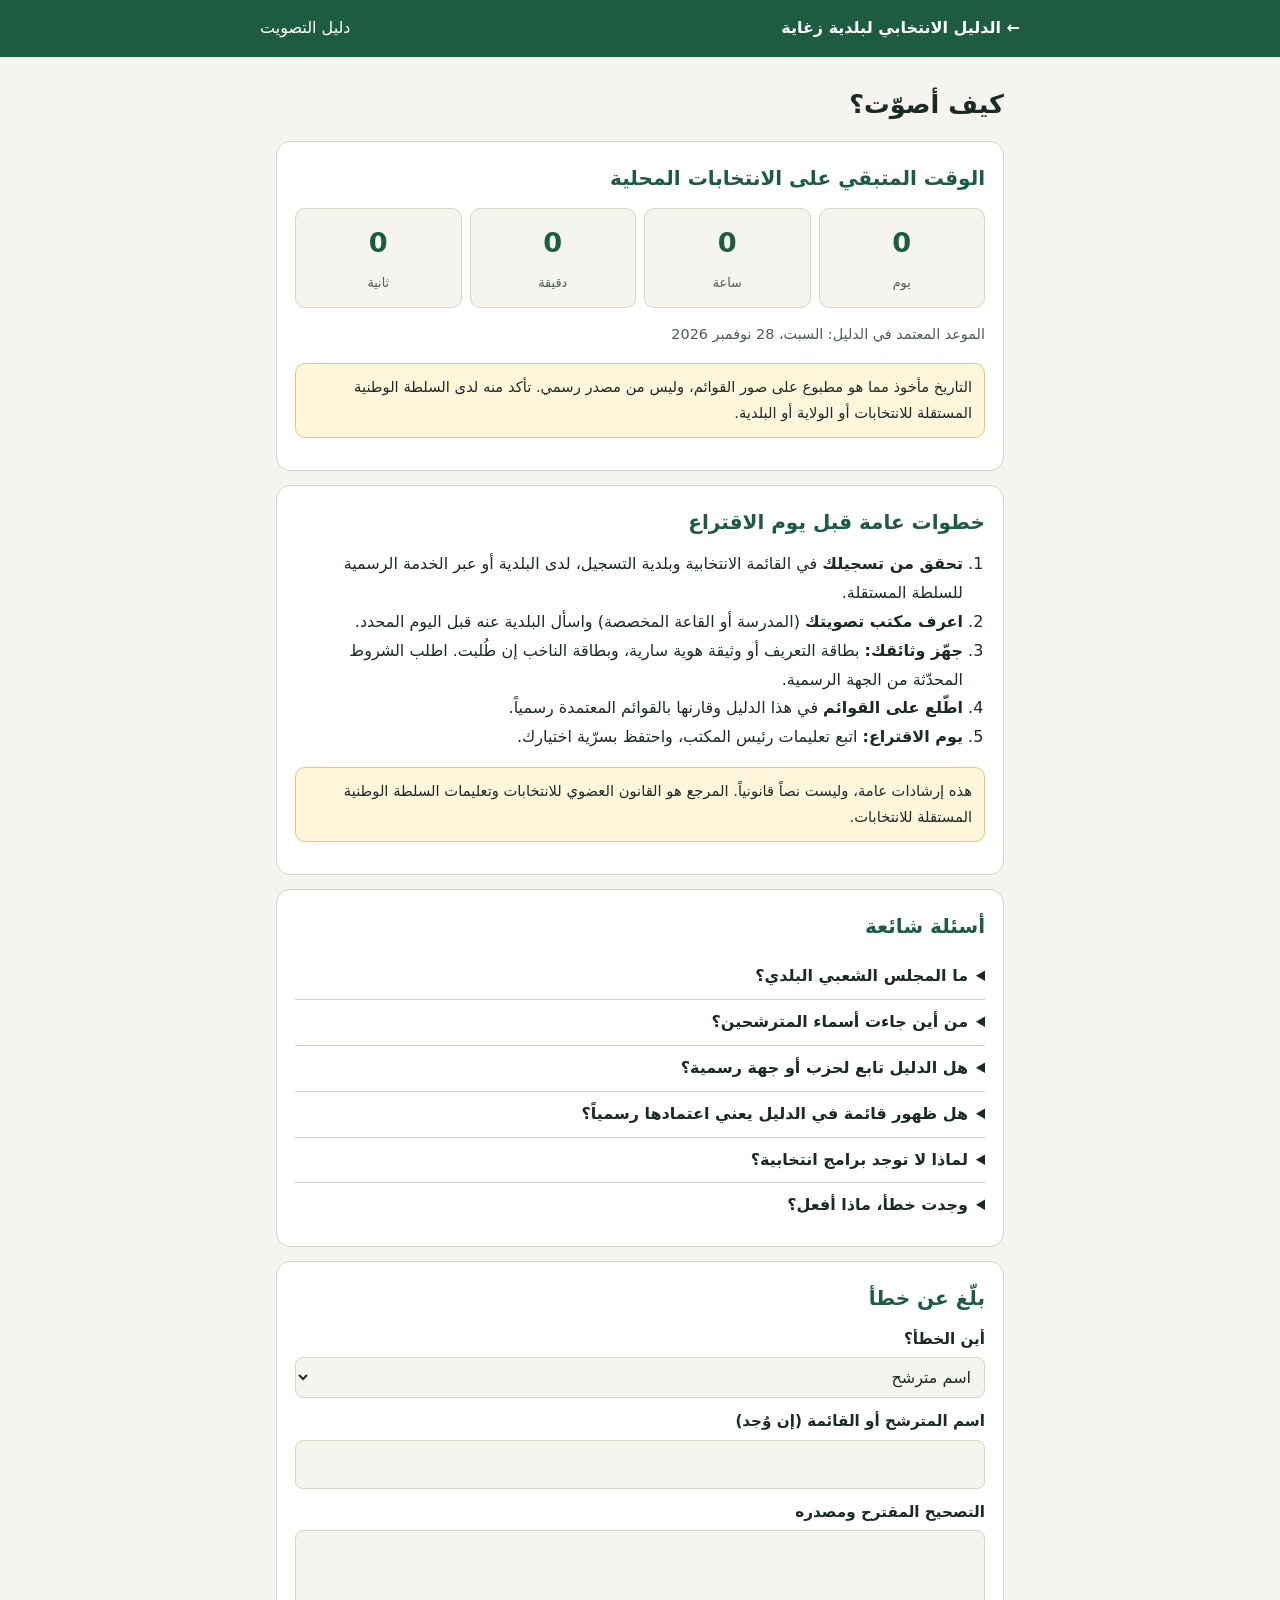
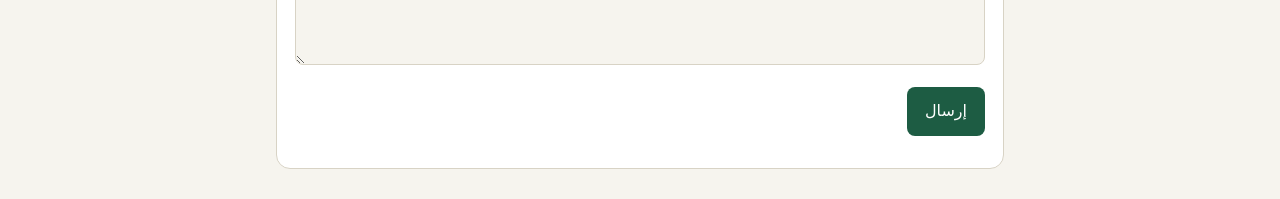
<file: guide.html>
<!doctype html>
<html lang="ar" dir="rtl">
<head>
<meta charset="UTF-8">
<meta name="viewport" content="width=device-width, initial-scale=1, viewport-fit=cover">
<meta name="description" content="كيف أصوّت؟ العدّ التنازلي لموعد الانتخابات، خطوات التصويت، أسئلة شائعة، والتبليغ عن خطأ في بيانات الدليل الانتخابي لبلدية زغاية.">
<meta name="theme-color" content="#1d5c43">
<link rel="manifest" href="manifest.webmanifest">
<link rel="icon" href="favicon.png" type="image/png" sizes="64x64">
<title>كيف أصوّت؟ | الدليل الانتخابي لبلدية زغاية</title>
<style>
:root{--g:#1d5c43;--bg:#f6f4ee;--card:#fff;--tx:#1b2a27;--mu:#4d5b57;--bd:#d8d3c5;--warn:#fff6dc;--warnb:#e5c768}
@media (prefers-color-scheme:dark){:root{--bg:#121513;--card:#1b201d;--tx:#eef1ef;--mu:#a3ada7;--bd:#2c332f;--warn:#2b2614;--warnb:#7a6a2a;--g:#4aa57f}}
*{box-sizing:border-box}
html{scroll-padding-top:env(safe-area-inset-top,0px)}
body{margin:0;font-family:"Tajawal","Noto Naskh Arabic","Segoe UI",Tahoma,system-ui,sans-serif;background:var(--bg);color:var(--tx);line-height:1.8;padding:env(safe-area-inset-top,0px) 0 env(safe-area-inset-bottom,0px)}
header{background:#1d5c43;color:#fff;padding:14px 16px}
header div{max-width:760px;margin:auto;display:flex;justify-content:space-between;align-items:center;gap:12px;flex-wrap:wrap}
header a{color:#fff;text-decoration:none;font-weight:700}
main{max-width:760px;margin:auto;padding:16px}
section{background:var(--card);border:1px solid var(--bd);border-radius:14px;padding:18px;margin:14px 0}
h1{font-size:1.6rem;margin:8px 0}h2{font-size:1.25rem;margin:0 0 10px;color:var(--g)}
.cd{display:grid;grid-template-columns:repeat(4,1fr);gap:8px;text-align:center;margin:12px 0}
.cd div{background:var(--bg);border:1px solid var(--bd);border-radius:10px;padding:10px 4px}
.cd b{display:block;font-size:1.7rem;color:var(--g)}.cd span{font-size:.8rem;color:var(--mu)}
.note{background:var(--warn);border:1px solid var(--warnb);border-radius:10px;padding:10px 12px;font-size:.92rem}
ol,ul{padding-inline-start:22px;margin:6px 0}
details{border-top:1px solid var(--bd);padding:8px 0}details:first-of-type{border-top:0}
summary{cursor:pointer;font-weight:700}
label{display:block;margin:10px 0 4px;font-weight:700;font-size:.95rem}
input,select,textarea{width:100%;font:inherit;padding:9px;border:1px solid var(--bd);border-radius:8px;background:var(--bg);color:var(--tx)}
button,.btn{font:inherit;background:var(--g);color:#fff;border:0;border-radius:8px;padding:10px 18px;margin-top:12px;cursor:pointer;text-decoration:none;display:inline-block}
.mu{color:var(--mu);font-size:.9rem}
@media(max-width:420px){.cd b{font-size:1.3rem}}
</style>
</head>
<body>
<header><div><a href="index.html">← الدليل الانتخابي لبلدية زغاية</a><span>دليل التصويت</span></div></header>
<main>
<h1>كيف أصوّت؟</h1>

<section aria-labelledby="t1">
<h2 id="t1">الوقت المتبقي على الانتخابات المحلية</h2>
<div class="cd" role="timer" aria-live="off">
<div><b id="d">–</b><span>يوم</span></div><div><b id="h">–</b><span>ساعة</span></div>
<div><b id="m">–</b><span>دقيقة</span></div><div><b id="s">–</b><span>ثانية</span></div>
</div>
<p id="dt" class="mu"></p>
<p class="note">التاريخ مأخوذ مما هو مطبوع على صور القوائم، وليس من مصدر رسمي. تأكد منه لدى السلطة الوطنية المستقلة للانتخابات أو الولاية أو البلدية.</p>
</section>

<section aria-labelledby="t2">
<h2 id="t2">خطوات عامة قبل يوم الاقتراع</h2>
<ol>
<li><b>تحقق من تسجيلك</b> في القائمة الانتخابية وبلدية التسجيل، لدى البلدية أو عبر الخدمة الرسمية للسلطة المستقلة.</li>
<li><b>اعرف مكتب تصويتك</b> (المدرسة أو القاعة المخصصة) واسأل البلدية عنه قبل اليوم المحدد.</li>
<li><b>جهّز وثائقك:</b> بطاقة التعريف أو وثيقة هوية سارية، وبطاقة الناخب إن طُلبت. اطلب الشروط المحدّثة من الجهة الرسمية.</li>
<li><b>اطّلع على القوائم</b> في هذا الدليل وقارنها بالقوائم المعتمدة رسمياً.</li>
<li><b>يوم الاقتراع:</b> اتبع تعليمات رئيس المكتب، واحتفظ بسرّية اختيارك.</li>
</ol>
<p class="note">هذه إرشادات عامة، وليست نصاً قانونياً. المرجع هو القانون العضوي للانتخابات وتعليمات السلطة الوطنية المستقلة للانتخابات.</p>
</section>

<section aria-labelledby="t3">
<h2 id="t3">أسئلة شائعة</h2>
<details><summary>ما المجلس الشعبي البلدي؟</summary><p>هيئة منتخبة تسيّر شؤون البلدية محلياً، كالخدمات العمومية والتهيئة والنظافة والميزانية البلدية ضمن ما يحدده القانون.</p></details>
<details><summary>من أين جاءت أسماء المترشحين؟</summary><p>من صور القوائم الأصلية. نُقلت الأسماء كما ظهرت، وقد يوجد خطأ في القراءة، ولذلك راجع الجهات الرسمية دائماً.</p></details>
<details><summary>هل الدليل تابع لحزب أو جهة رسمية؟</summary><p>لا. هو موقع مدني مستقل ومحايد. تُعرض الأحزاب بالشكل نفسه ومرتبة أبجدياً، ولا نُقيّم ولا نوصي بأحد.</p></details>
<details><summary>هل ظهور قائمة في الدليل يعني اعتمادها رسمياً؟</summary><p>لا. الصورة وحدها ليست دليلاً على الاعتماد. اطلب القوائم المعتمدة من الجهة الرسمية.</p></details>
<details><summary>لماذا لا توجد برامج انتخابية؟</summary><p>ننشر فقط البرامج الموثقة بمصدر، ولا نلخّص ولا نخترع. تُضاف حين تتوفر وثيقة موثقة.</p></details>
<details><summary>وجدت خطأ، ماذا أفعل؟</summary><p>استعمل نموذج التبليغ أدناه، وسنصحّح بعد التحقق من المصدر.</p></details>
</section>

<section aria-labelledby="t4">
<h2 id="t4">بلّغ عن خطأ</h2>
<form id="f">
<label for="pg">أين الخطأ؟</label>
<select id="pg"><option>اسم مترشح</option><option>مهنة أو مؤهل</option><option>رقم ترتيب</option><option>بيانات حزب أو قائمة</option><option>موعد أو معلومة عامة</option><option>أخرى</option></select>
<label for="who">اسم المترشح أو القائمة (إن وُجد)</label>
<input id="who" type="text">
<label for="msg">التصحيح المقترح ومصدره</label>
<textarea id="msg" rows="4" required></textarea>
<button type="submit">إرسال</button>
<p class="mu" id="mailnote"></p>
</form>
</section>
</main>
<script>
// ضع هنا موعد الاقتراع الرسمي عند التأكد منه، وبريد الموقع إن توفر.
var ELECTION_DATE="2026-11-28T08:00:00+01:00";
var CONTACT_EMAIL="dalilzeghaia@gmail.com";
(function(){
var t=new Date(ELECTION_DATE).getTime();
var nf=new Intl.NumberFormat("ar-DZ-u-nu-latn");
document.getElementById("dt").textContent="الموعد المعتمد في الدليل: "+new Date(t).toLocaleDateString("ar-DZ-u-nu-latn",{weekday:"long",day:"numeric",month:"long",year:"numeric"});
function tick(){
var l=t-Date.now();
if(l<=0){["d","h","m","s"].forEach(function(i){document.getElementById(i).textContent="0"});return}
var v={d:Math.floor(l/864e5),h:Math.floor(l%864e5/36e5),m:Math.floor(l%36e5/6e4),s:Math.floor(l%6e4/1e3)};
for(var k in v)document.getElementById(k).textContent=nf.format(v[k]);
}
tick();setInterval(tick,1000);
var f=document.getElementById("f"),n=document.getElementById("mailnote");
if(!CONTACT_EMAIL)n.textContent="لم يُضف بريد الموقع بعد، لذلك سيُنسخ نص البلاغ إلى الحافظة لترسله بالطريقة التي تناسبك.";
f.addEventListener("submit",function(e){
e.preventDefault();
var body="الموضع: "+document.getElementById("pg").value+"\nالمترشح/القائمة: "+document.getElementById("who").value+"\nالتصحيح ومصدره: "+document.getElementById("msg").value+"\nالصفحة: "+location.href;
if(CONTACT_EMAIL){location.href="mailto:"+CONTACT_EMAIL+"?subject="+encodeURIComponent("بلاغ عن خطأ في الدليل الانتخابي")+"&body="+encodeURIComponent(body);return}
try{navigator.clipboard.writeText(body).then(function(){n.textContent="تم نسخ البلاغ. ألصقه في رسالتك."},function(){n.textContent=body})}catch(x){n.textContent=body}
});
})();
</script>
</body>
</html>
</file>
